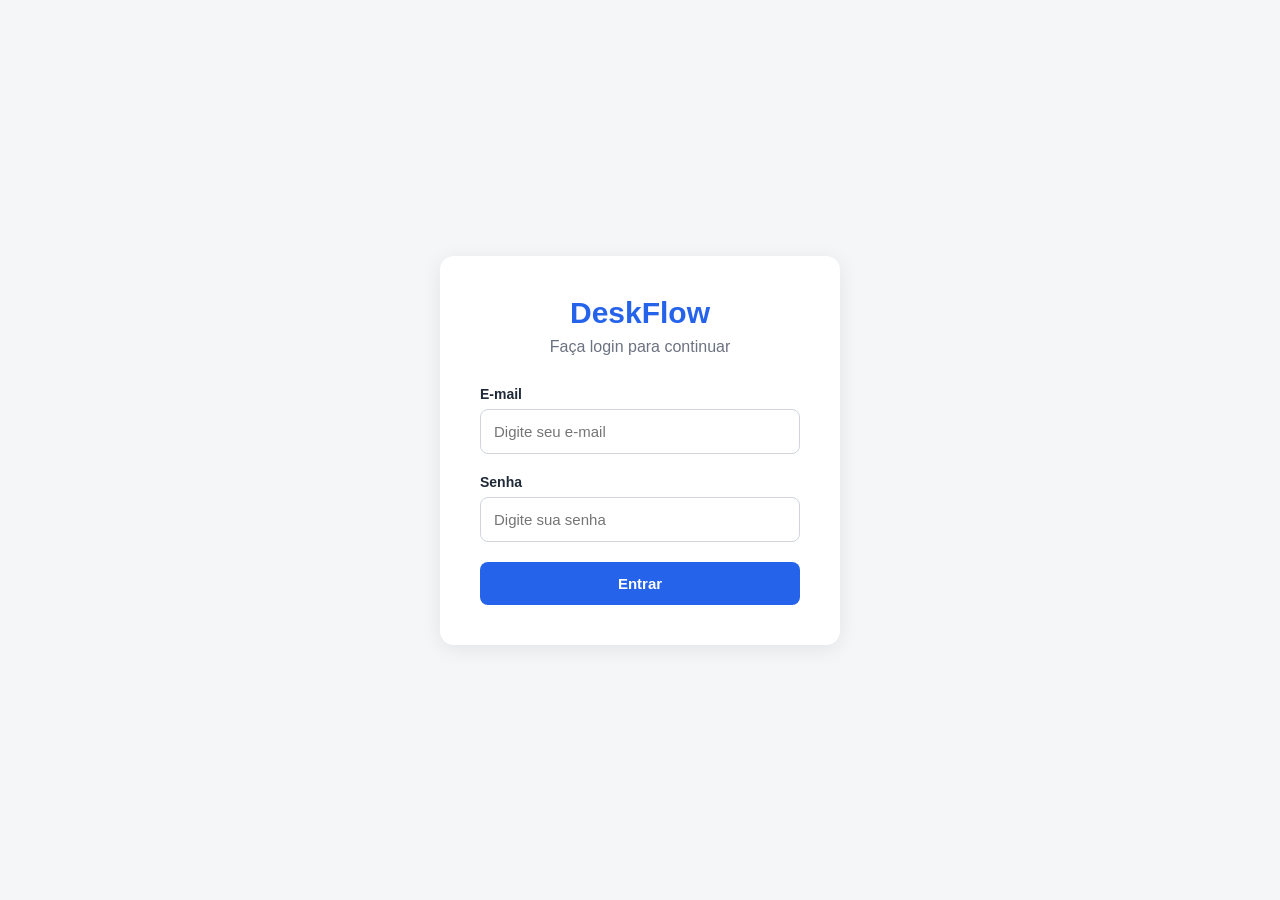
<file: html/index.html>
<!DOCTYPE html>
<html lang="pt-BR">

<head>
    <meta charset="UTF-8">
    <meta name="viewport" content="width=device-width, initial-scale=1.0">
    <title>DeskFlow</title>

    <link rel="stylesheet" href="/style/style.css">
</head>

<body>

    <div class="login-container">

        <h1>DeskFlow</h1>

        <p>Faça login para continuar</p>

        <form>

            <label for="email">E-mail</label>
            <input type="email" id="email" placeholder="Digite seu e-mail">

            <label for="password">Senha</label>
            <input type="password" id="password" placeholder="Digite sua senha">

            <button type="submit">Entrar</button>

        </form>

    </div>

    <script src="/script/script.js"></script>

</body>

</html>
</file>
<file: style/style.css>
* {
    box-sizing: border-box;
}

body {
    margin: 0;

    font-family: Arial, Helvetica, sans-serif;

    background-color: #f4f6f8;

    color: #1f2937;
}


/* =========================
   CONTAINER
========================= */

.chamados-container {
    width: 100%;
    max-width: 1000px;

    margin: 0 auto;

    padding: 30px 25px;
}


/* =========================
   TOPO
========================= */

.topo {
    display: flex;

    justify-content: space-between;
    align-items: center;

    background-color: white;

    padding: 20px 25px;

    border-radius: 12px;

    box-shadow: 0 2px 10px rgba(0, 0, 0, 0.06);

    margin-bottom: 30px;
}

.topo h1 {
    margin: 0;

    font-size: 28px;
}

.topo p {
    margin: 5px 0 0;

    color: #6b7280;
}


/* =========================
   BOTÃO SAIR
========================= */

.btn-sair {
    border: none;

    background-color: #f3f4f6;

    color: #374151;

    padding: 10px 18px;

    border-radius: 8px;

    cursor: pointer;

    font-size: 14px;
}

.btn-sair:hover {
    background-color: #e5e7eb;
}


/* =========================
   CABEÇALHO CHAMADOS
========================= */

.cabecalho-chamados {
    display: flex;

    justify-content: space-between;

    align-items: center;

    margin-bottom: 20px;
}

.cabecalho-chamados h2 {
    margin: 0;

    font-size: 24px;
}

.cabecalho-chamados p {
    margin: 6px 0 0;

    color: #6b7280;
}


/* =========================
   BOTÃO NOVO
========================= */

.btn-novo {
    border: none;

    background-color: #2563eb;

    color: white;

    padding: 12px 18px;

    border-radius: 8px;

    cursor: pointer;

    font-size: 15px;

    font-weight: bold;
}

.btn-novo:hover {
    background-color: #1d4ed8;
}


/* =========================
   FORMULÁRIO
========================= */

.formulario-chamado {
    display: none;

    background-color: white;

    padding: 25px;

    border-radius: 12px;

    box-shadow: 0 2px 10px rgba(0, 0, 0, 0.06);

    margin-bottom: 25px;
}

.formulario-header h2 {
    margin: 0;
}

.formulario-header p {
    margin-top: 6px;

    color: #6b7280;
}


/* =========================
   CAMPOS
========================= */

.campo {
    margin-top: 20px;
}

.campo label {
    display: block;

    margin-bottom: 7px;

    font-weight: bold;

    font-size: 14px;
}

.campo input,
.campo textarea {
    width: 100%;

    padding: 12px;

    border: 1px solid #d1d5db;

    border-radius: 8px;

    font-size: 15px;

    font-family: Arial, Helvetica, sans-serif;

    outline: none;
}

.campo input:focus,
.campo textarea:focus {
    border-color: #2563eb;
}

.campo textarea {
    min-height: 130px;

    resize: vertical;
}


/* =========================
   BOTÕES FORMULÁRIO
========================= */

.acoes-formulario {
    display: flex;

    justify-content: flex-end;

    gap: 10px;

    margin-top: 25px;
}

.btn-cancelar {
    border: none;

    background-color: #f3f4f6;

    color: #374151;

    padding: 11px 18px;

    border-radius: 8px;

    cursor: pointer;
}

.btn-cancelar:hover {
    background-color: #e5e7eb;
}

.btn-criar {
    border: none;

    background-color: #2563eb;

    color: white;

    padding: 11px 20px;

    border-radius: 8px;

    cursor: pointer;

    font-weight: bold;
}

.btn-criar:hover {
    background-color: #1d4ed8;
}


/* =========================
   CARDS DOS CHAMADOS
========================= */

#lista-chamados {
    display: flex;

    flex-direction: column;

    gap: 15px;
}

.chamado {
    background-color: white;

    padding: 20px;

    border-radius: 12px;

    box-shadow: 0 2px 10px rgba(0, 0, 0, 0.06);

    border-left: 4px solid #2563eb;
}

.chamado h3 {
    margin: 0 0 10px;

    font-size: 18px;
}

.chamado p {
    margin: 0 0 15px;

    color: #6b7280;

    line-height: 1.5;
}

.chamado strong {
    display: inline-block;

    background-color: #eff6ff;

    color: #2563eb;

    padding: 6px 10px;

    border-radius: 6px;

    font-size: 13px;
}


/* =========================
   BOTÃO EXCLUIR
========================= */

.chamado button {
    float: right;

    border: none;

    background-color: #fee2e2;

    color: #dc2626;

    padding: 7px 12px;

    border-radius: 6px;

    cursor: pointer;
}

.chamado button:hover {
    background-color: #fecaca;
}


/* =========================
   RESPONSIVO
========================= */

@media (max-width: 700px) {

    .chamados-container {
        padding: 15px;
    }

    .cabecalho-chamados {
        flex-direction: column;

        align-items: flex-start;

        gap: 15px;
    }

    .btn-novo {
        width: 100%;
    }

}

/* =========================
   TELA DE LOGIN
========================= */

.login-container {
    width: 100%;
    max-width: 400px;

    background-color: white;

    padding: 40px;

    border-radius: 14px;

    box-shadow: 0 4px 20px rgba(0, 0, 0, 0.08);
}

/* Centraliza o login na tela */
body:has(.login-container) {
    min-height: 100vh;

    display: flex;
    justify-content: center;
    align-items: center;

    background-color: #f4f6f8;
}


/* TÍTULO */

.login-container h1 {
    margin: 0;

    text-align: center;

    font-size: 30px;

    color: #2563eb;
}

.login-container p {
    margin: 8px 0 30px;

    text-align: center;

    color: #6b7280;
}


/* CAMPOS */

.login-container label {
    display: block;

    margin-bottom: 7px;

    font-size: 14px;

    font-weight: bold;
}

.login-container input {
    width: 100%;

    padding: 13px;

    margin-bottom: 20px;

    border: 1px solid #d1d5db;

    border-radius: 8px;

    font-size: 15px;

    outline: none;
}

.login-container input:focus {
    border-color: #2563eb;
}


/* BOTÃO */

.login-container button {
    width: 100%;

    padding: 13px;

    border: none;

    border-radius: 8px;

    background-color: #2563eb;

    color: white;

    font-size: 15px;

    font-weight: bold;

    cursor: pointer;
}

.login-container button:hover {
    background-color: #1d4ed8;
}


/* =========================
   MENSAGEM DE ERRO
========================= */

   .mensagem {
    display: none;
    padding: 14px 18px;
    margin-bottom: 20px;
    border-radius: 8px;
    font-size: 14px;
    font-weight: bold;
}

.mensagem.erro {
    display: block;
    background-color: #fee2e2;
    color: #b91c1c;
    border: 1px solid #fecaca;
}

.mensagem.sucesso {
    display: block;
    background-color: #dcfce7;
    color: #15803d;
    border: 1px solid #bbf7d0;
}
</file>
